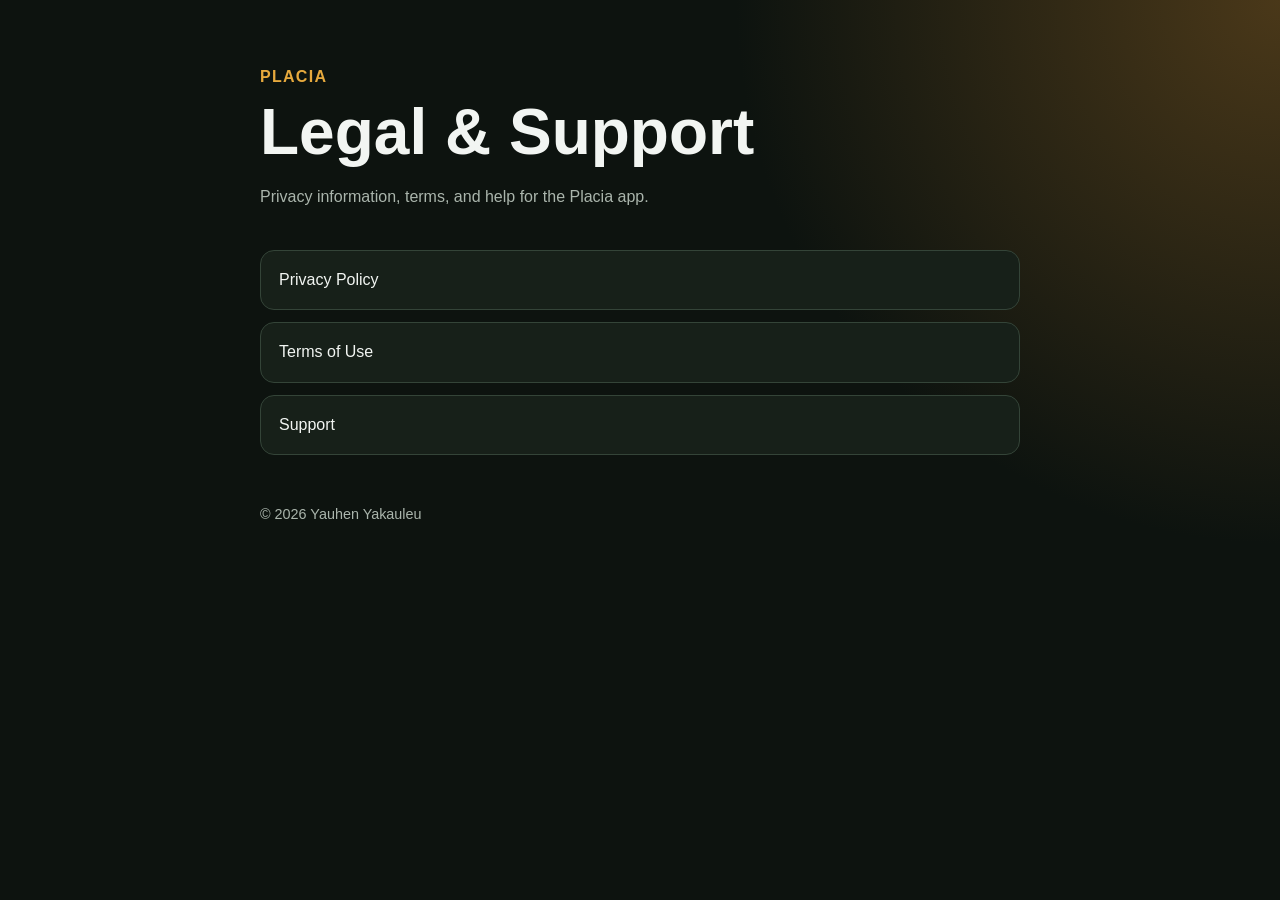
<file: index.html>
<!doctype html>
<html lang="en">
<head>
<meta charset="utf-8"><meta name="viewport" content="width=device-width,initial-scale=1">
<meta name="description" content="Legal information and support for the Placia app.">
<title>Placia — Legal & Support</title><link rel="stylesheet" href="styles.css">
</head>
<body><main><header><div class="brand">Placia</div><h1>Legal & Support</h1><p>Privacy information, terms, and help for the Placia app.</p></header><nav class="links" aria-label="Legal and support pages"><a href="privacy.html">Privacy Policy</a><a href="https://www.apple.com/legal/internet-services/itunes/dev/stdeula/">Terms of Use</a><a href="support.html">Support</a></nav><footer>© 2026 Yauhen Yakauleu</footer></main></body>
</html>
</file>
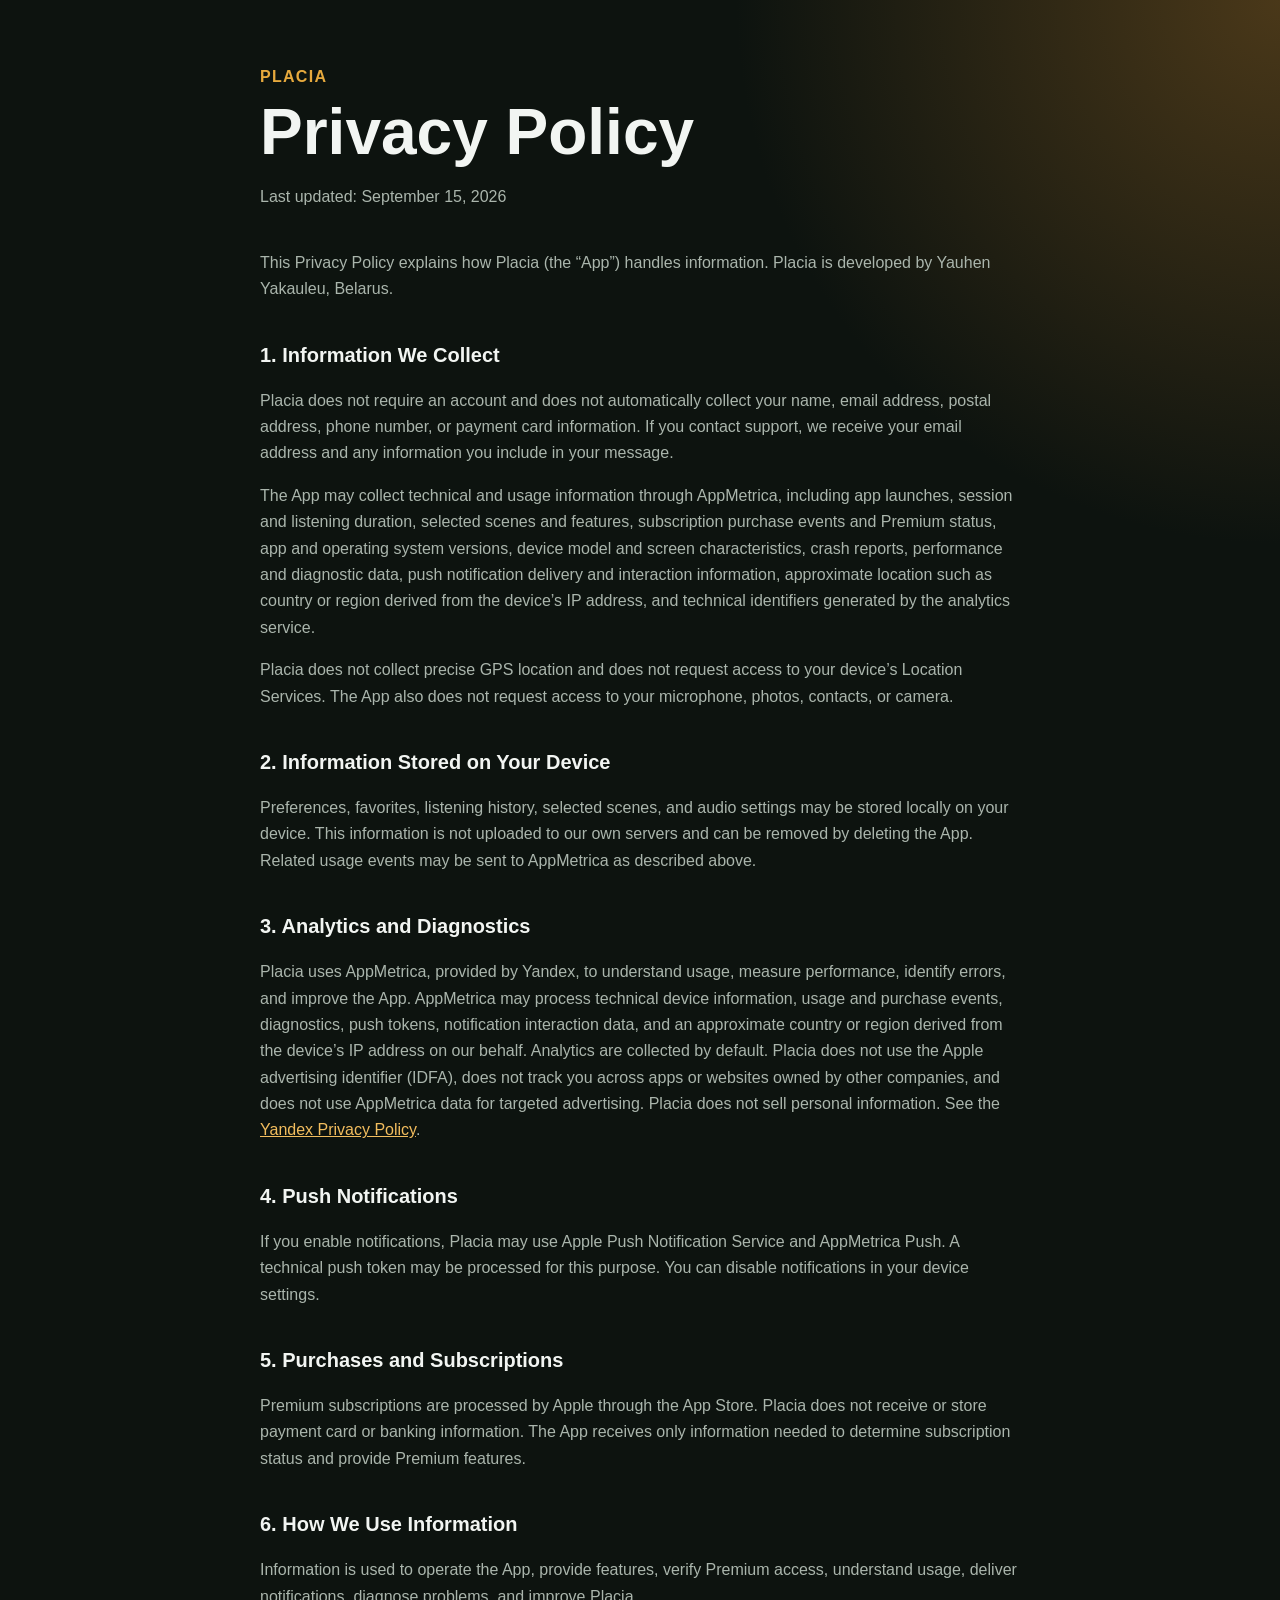
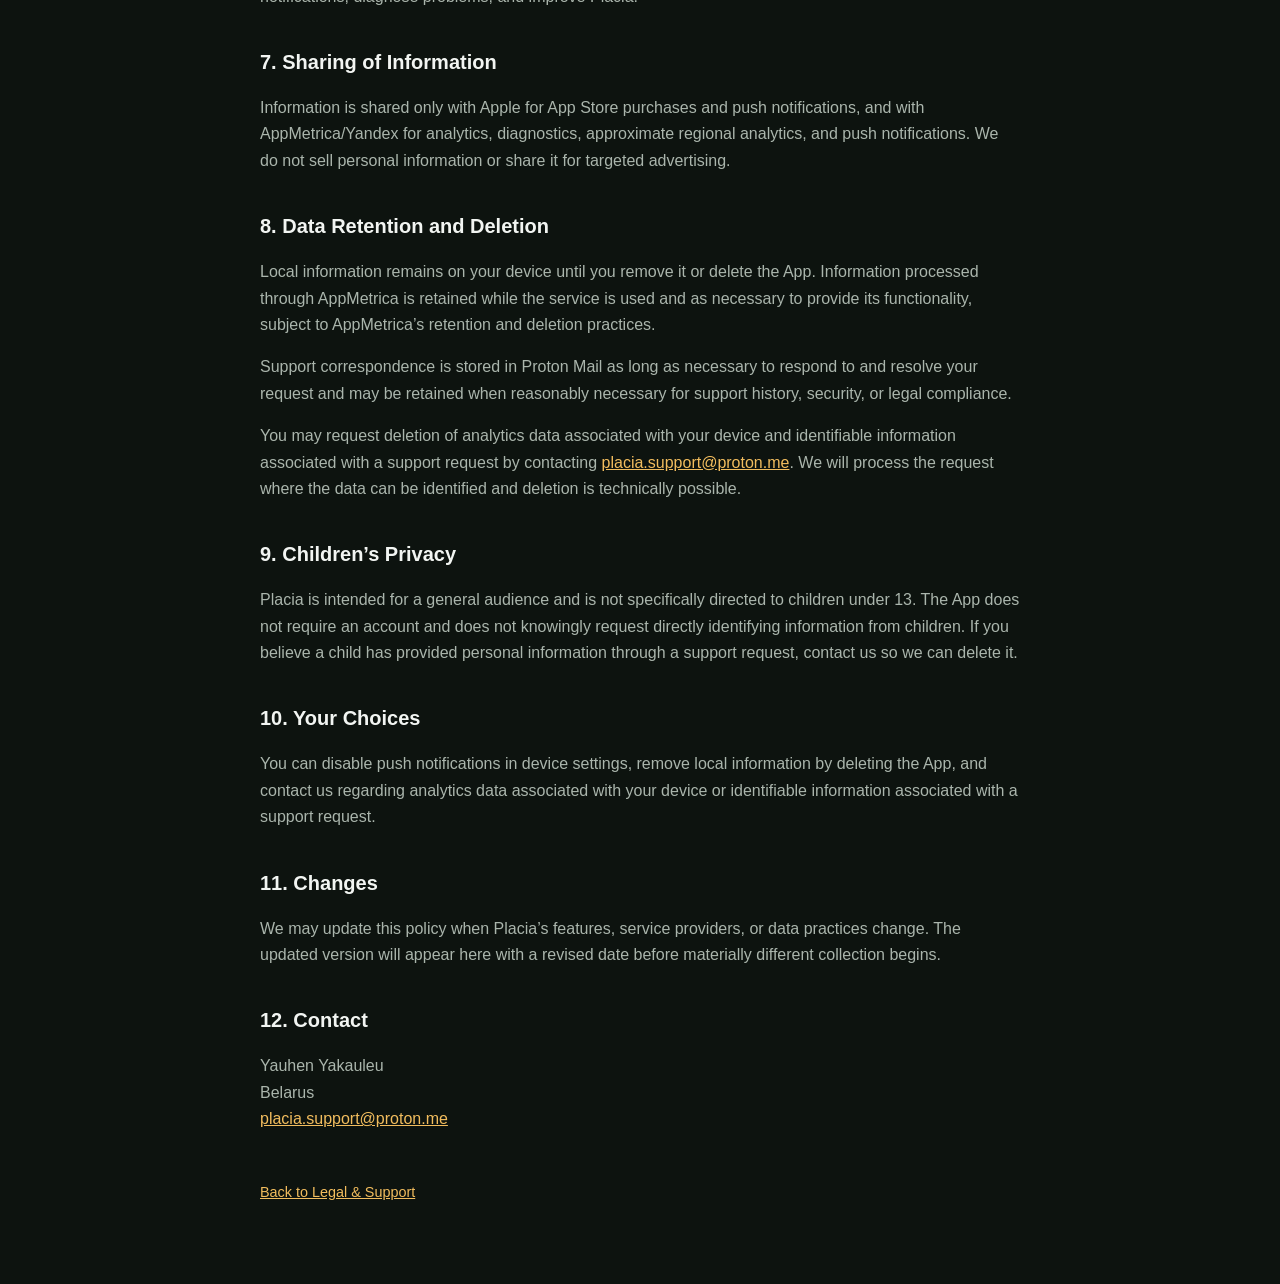
<file: privacy.html>
<!doctype html>
<html lang="en">
<head><meta charset="utf-8"><meta name="viewport" content="width=device-width,initial-scale=1"><meta name="description" content="Privacy Policy for the Placia app."><title>Privacy Policy — Placia</title><link rel="stylesheet" href="styles.css"></head>
<body><main><header><div class="brand">Placia</div><h1>Privacy Policy</h1><p>Last updated: September 15, 2026</p></header>
<p>This Privacy Policy explains how Placia (the “App”) handles information. Placia is developed by Yauhen Yakauleu, Belarus.</p>
<h2>1. Information We Collect</h2><p>Placia does not require an account and does not automatically collect your name, email address, postal address, phone number, or payment card information. If you contact support, we receive your email address and any information you include in your message.</p><p>The App may collect technical and usage information through AppMetrica, including app launches, session and listening duration, selected scenes and features, subscription purchase events and Premium status, app and operating system versions, device model and screen characteristics, crash reports, performance and diagnostic data, push notification delivery and interaction information, approximate location such as country or region derived from the device’s IP address, and technical identifiers generated by the analytics service.</p><p>Placia does not collect precise GPS location and does not request access to your device’s Location Services. The App also does not request access to your microphone, photos, contacts, or camera.</p>
<h2>2. Information Stored on Your Device</h2><p>Preferences, favorites, listening history, selected scenes, and audio settings may be stored locally on your device. This information is not uploaded to our own servers and can be removed by deleting the App. Related usage events may be sent to AppMetrica as described above.</p>
<h2>3. Analytics and Diagnostics</h2><p>Placia uses AppMetrica, provided by Yandex, to understand usage, measure performance, identify errors, and improve the App. AppMetrica may process technical device information, usage and purchase events, diagnostics, push tokens, notification interaction data, and an approximate country or region derived from the device’s IP address on our behalf. Analytics are collected by default. Placia does not use the Apple advertising identifier (IDFA), does not track you across apps or websites owned by other companies, and does not use AppMetrica data for targeted advertising. Placia does not sell personal information. See the <a href="https://yandex.com/legal/confidential/">Yandex Privacy Policy</a>.</p>
<h2>4. Push Notifications</h2><p>If you enable notifications, Placia may use Apple Push Notification Service and AppMetrica Push. A technical push token may be processed for this purpose. You can disable notifications in your device settings.</p>
<h2>5. Purchases and Subscriptions</h2><p>Premium subscriptions are processed by Apple through the App Store. Placia does not receive or store payment card or banking information. The App receives only information needed to determine subscription status and provide Premium features.</p>
<h2>6. How We Use Information</h2><p>Information is used to operate the App, provide features, verify Premium access, understand usage, deliver notifications, diagnose problems, and improve Placia.</p>
<h2>7. Sharing of Information</h2><p>Information is shared only with Apple for App Store purchases and push notifications, and with AppMetrica/Yandex for analytics, diagnostics, approximate regional analytics, and push notifications. We do not sell personal information or share it for targeted advertising.</p>
<h2>8. Data Retention and Deletion</h2><p>Local information remains on your device until you remove it or delete the App. Information processed through AppMetrica is retained while the service is used and as necessary to provide its functionality, subject to AppMetrica’s retention and deletion practices.</p><p>Support correspondence is stored in Proton Mail as long as necessary to respond to and resolve your request and may be retained when reasonably necessary for support history, security, or legal compliance.</p><p>You may request deletion of analytics data associated with your device and identifiable information associated with a support request by contacting <a href="mailto:placia.support@proton.me?subject=Placia%20Privacy%20Request">placia.support@proton.me</a>. We will process the request where the data can be identified and deletion is technically possible.</p>
<h2>9. Children’s Privacy</h2><p>Placia is intended for a general audience and is not specifically directed to children under 13. The App does not require an account and does not knowingly request directly identifying information from children. If you believe a child has provided personal information through a support request, contact us so we can delete it.</p>
<h2>10. Your Choices</h2><p>You can disable push notifications in device settings, remove local information by deleting the App, and contact us regarding analytics data associated with your device or identifiable information associated with a support request.</p>
<h2>11. Changes</h2><p>We may update this policy when Placia’s features, service providers, or data practices change. The updated version will appear here with a revised date before materially different collection begins.</p>
<h2>12. Contact</h2><p>Yauhen Yakauleu<br>Belarus<br><a href="mailto:placia.support@proton.me">placia.support@proton.me</a></p>
<footer><a href="index.html">Back to Legal & Support</a></footer></main></body>
</html>
</file>
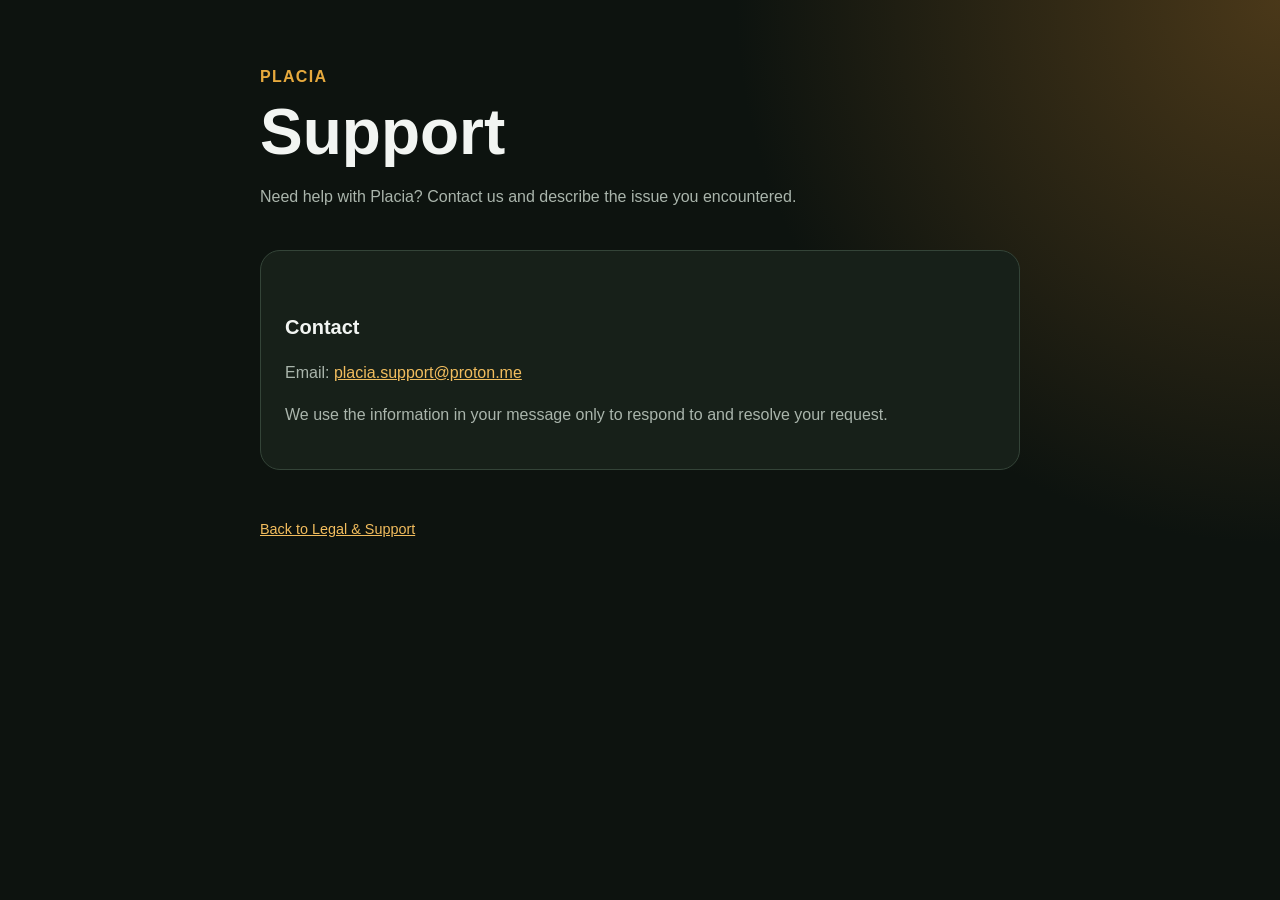
<file: support.html>
<!doctype html>
<html lang="en">
<head><meta charset="utf-8"><meta name="viewport" content="width=device-width,initial-scale=1"><meta name="description" content="Contact Placia support."><title>Support — Placia</title><link rel="stylesheet" href="styles.css"></head>
<body><main><header><div class="brand">Placia</div><h1>Support</h1><p>Need help with Placia? Contact us and describe the issue you encountered.</p></header><section class="card"><h2>Contact</h2><p>Email: <a href="mailto:placia.support@proton.me?subject=Placia%20Support">placia.support@proton.me</a></p><p>We use the information in your message only to respond to and resolve your request.</p></section><footer><a href="index.html">Back to Legal & Support</a></footer></main></body>
</html>
</file>
<file: styles.css>
:root{color-scheme:dark;--bg:#0d130f;--surface:#172019;--border:#344438;--text:#f2f5f2;--muted:#aab5ac;--accent:#e6a93d;font-family:-apple-system,BlinkMacSystemFont,"Segoe UI",sans-serif}*{box-sizing:border-box}body{margin:0;min-height:100vh;background:radial-gradient(circle at top right,#4a3819 0,transparent 34rem),var(--bg);color:var(--text);line-height:1.65}main{width:min(760px,calc(100% - 32px));margin:0 auto;padding:64px 0 80px}header{margin-bottom:40px}.brand{color:var(--accent);font-size:1rem;font-weight:700;letter-spacing:.08em;text-transform:uppercase}h1{margin:8px 0 12px;font-size:clamp(2.25rem,8vw,4rem);line-height:1.08}h2{margin:36px 0 8px;font-size:1.25rem}p,li{color:var(--muted)}a{color:#f2bd5e}.card{padding:24px;border:1px solid var(--border);border-radius:20px;background:var(--surface)}.links{display:grid;gap:12px;margin-top:28px}.links a{display:block;padding:16px 18px;border:1px solid var(--border);border-radius:14px;color:var(--text);text-decoration:none;background:var(--surface)}.links a:hover,.links a:focus-visible{border-color:var(--accent)}footer{margin-top:48px;color:var(--muted);font-size:.9rem}@media(max-width:520px){main{padding-top:36px}.card{padding:20px}}
</file>
